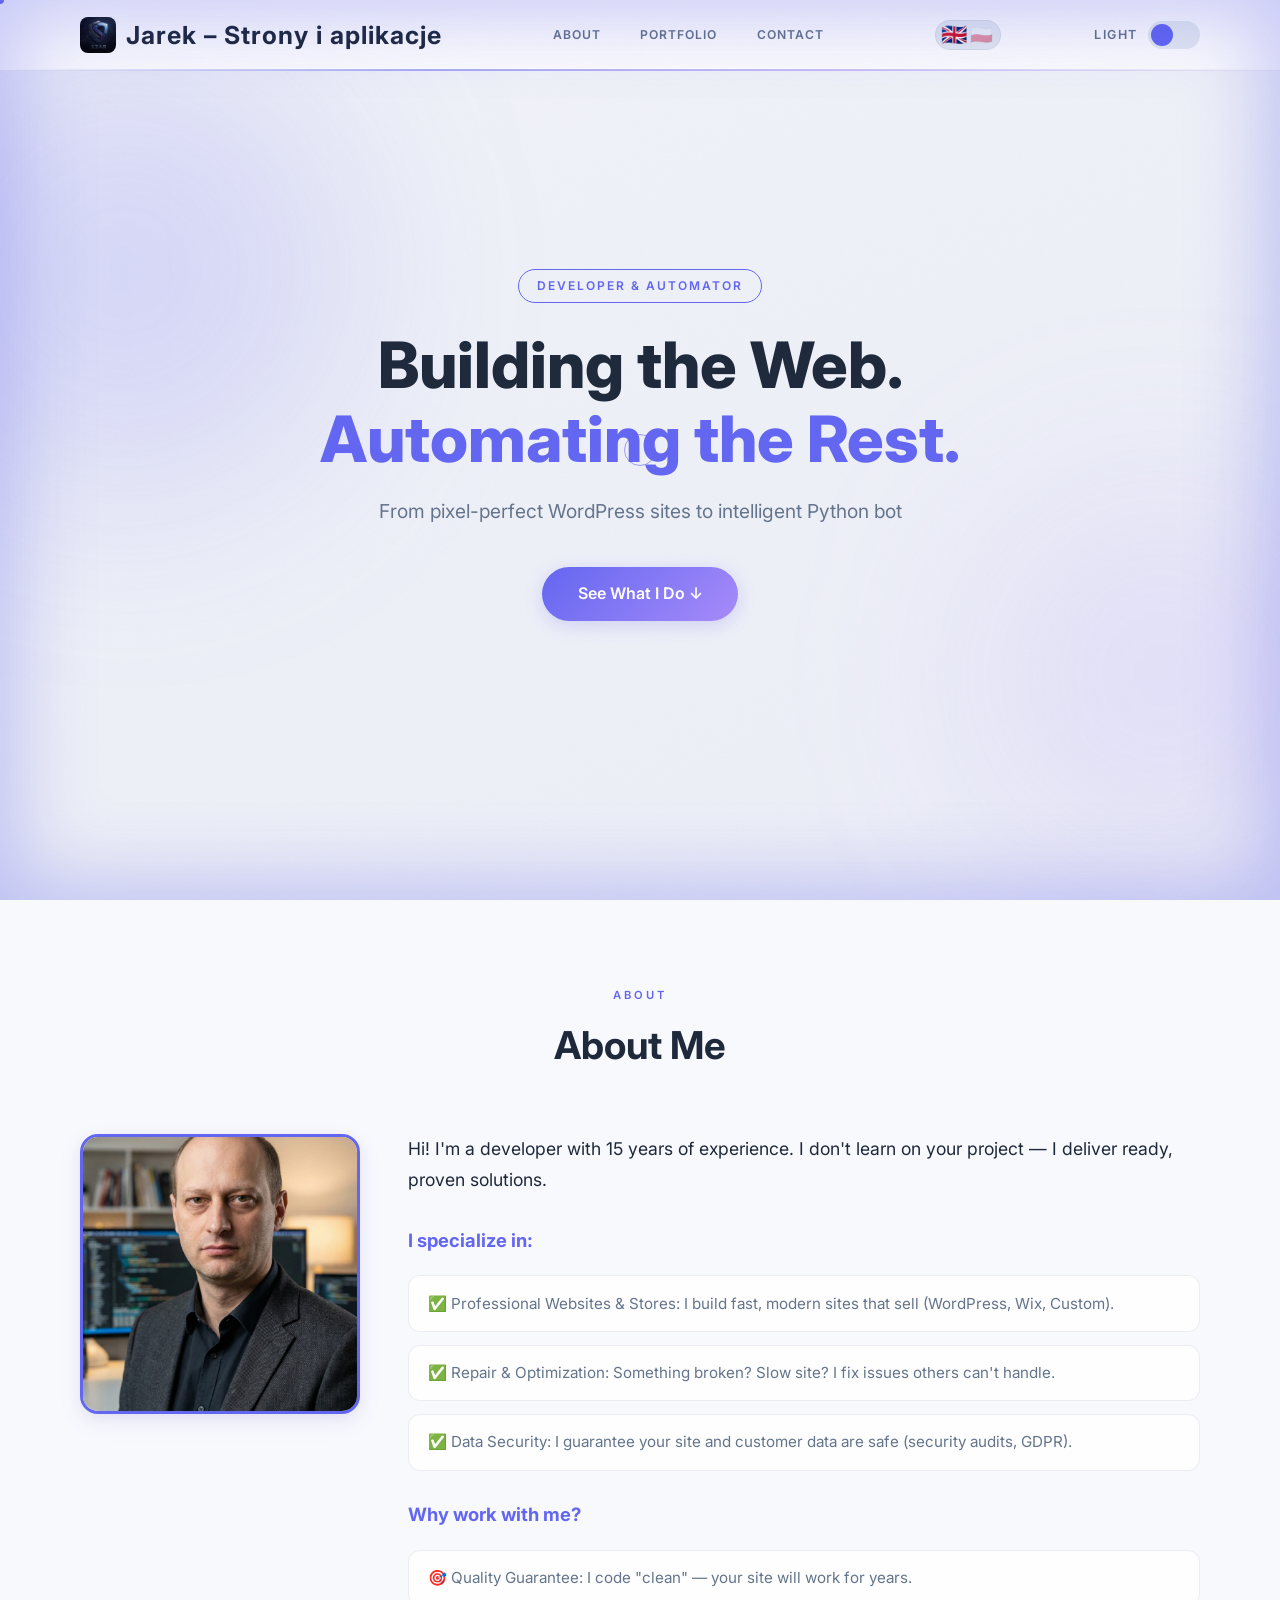
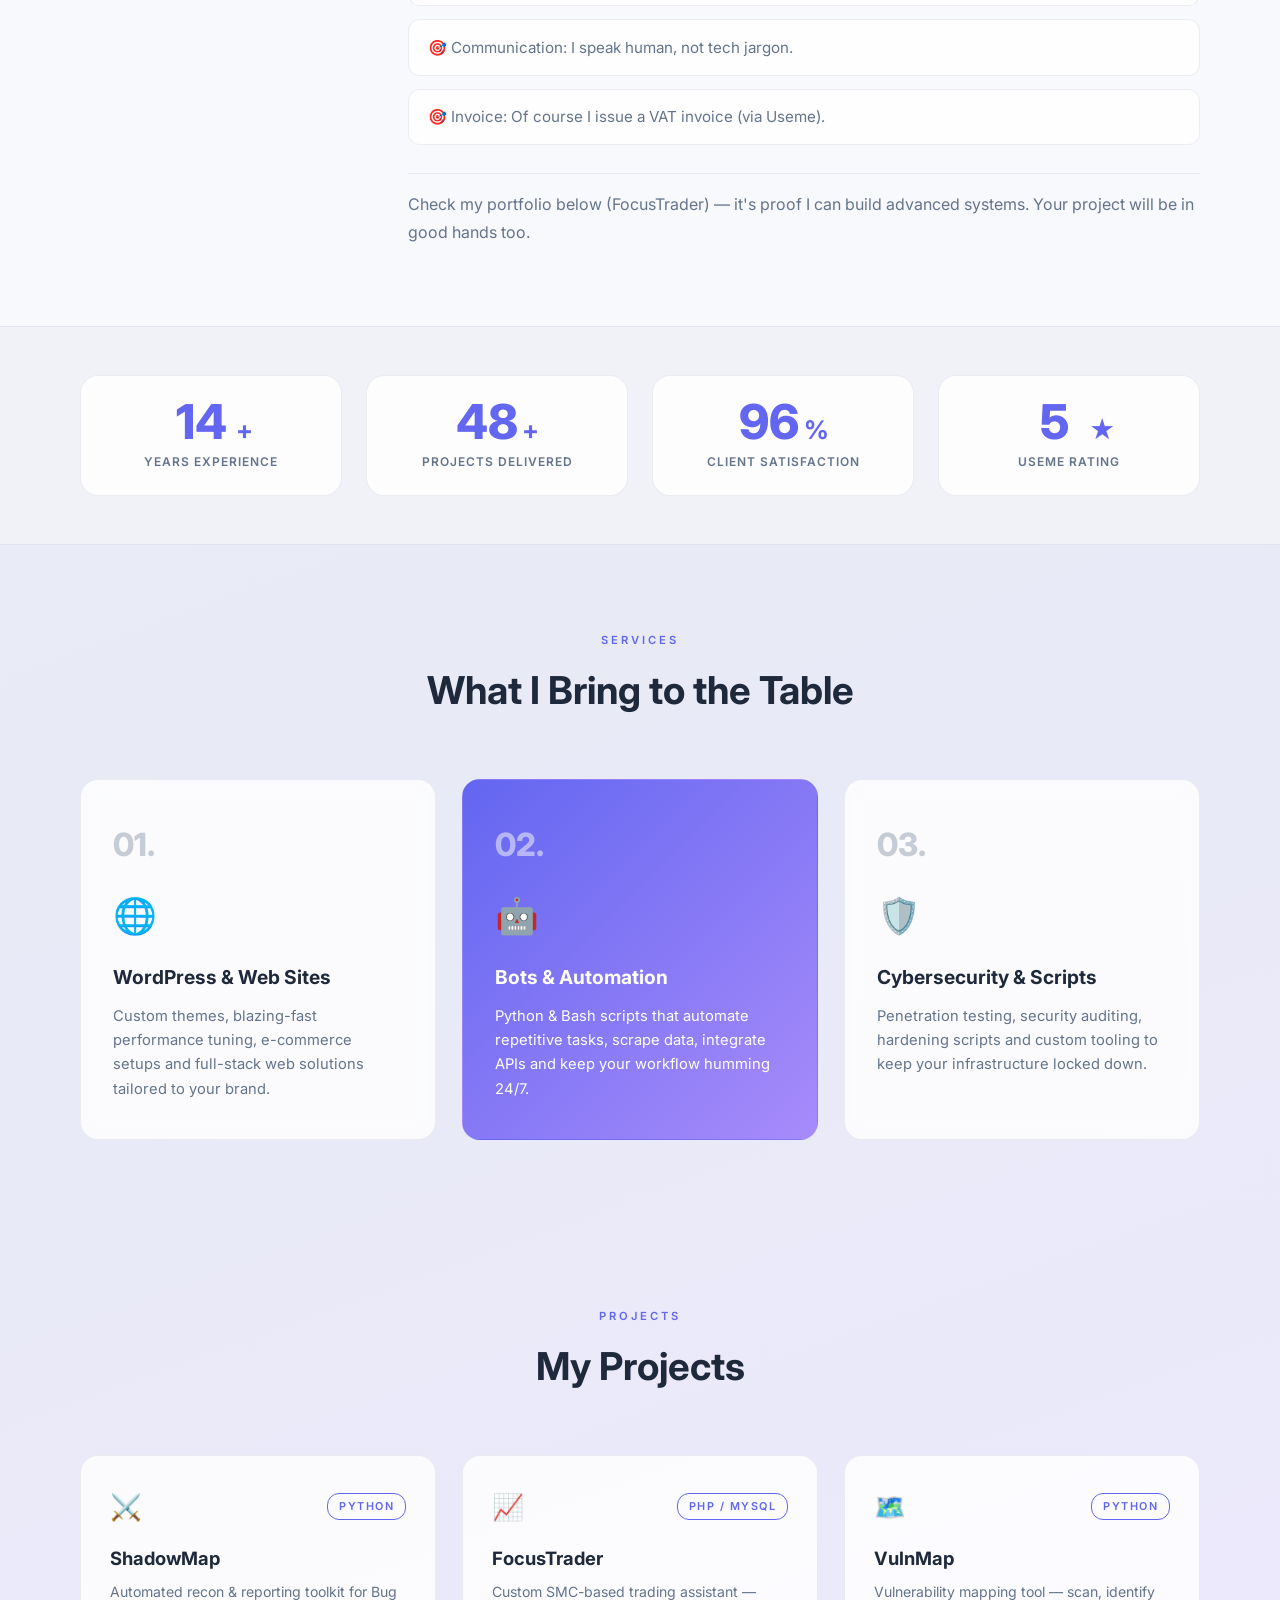
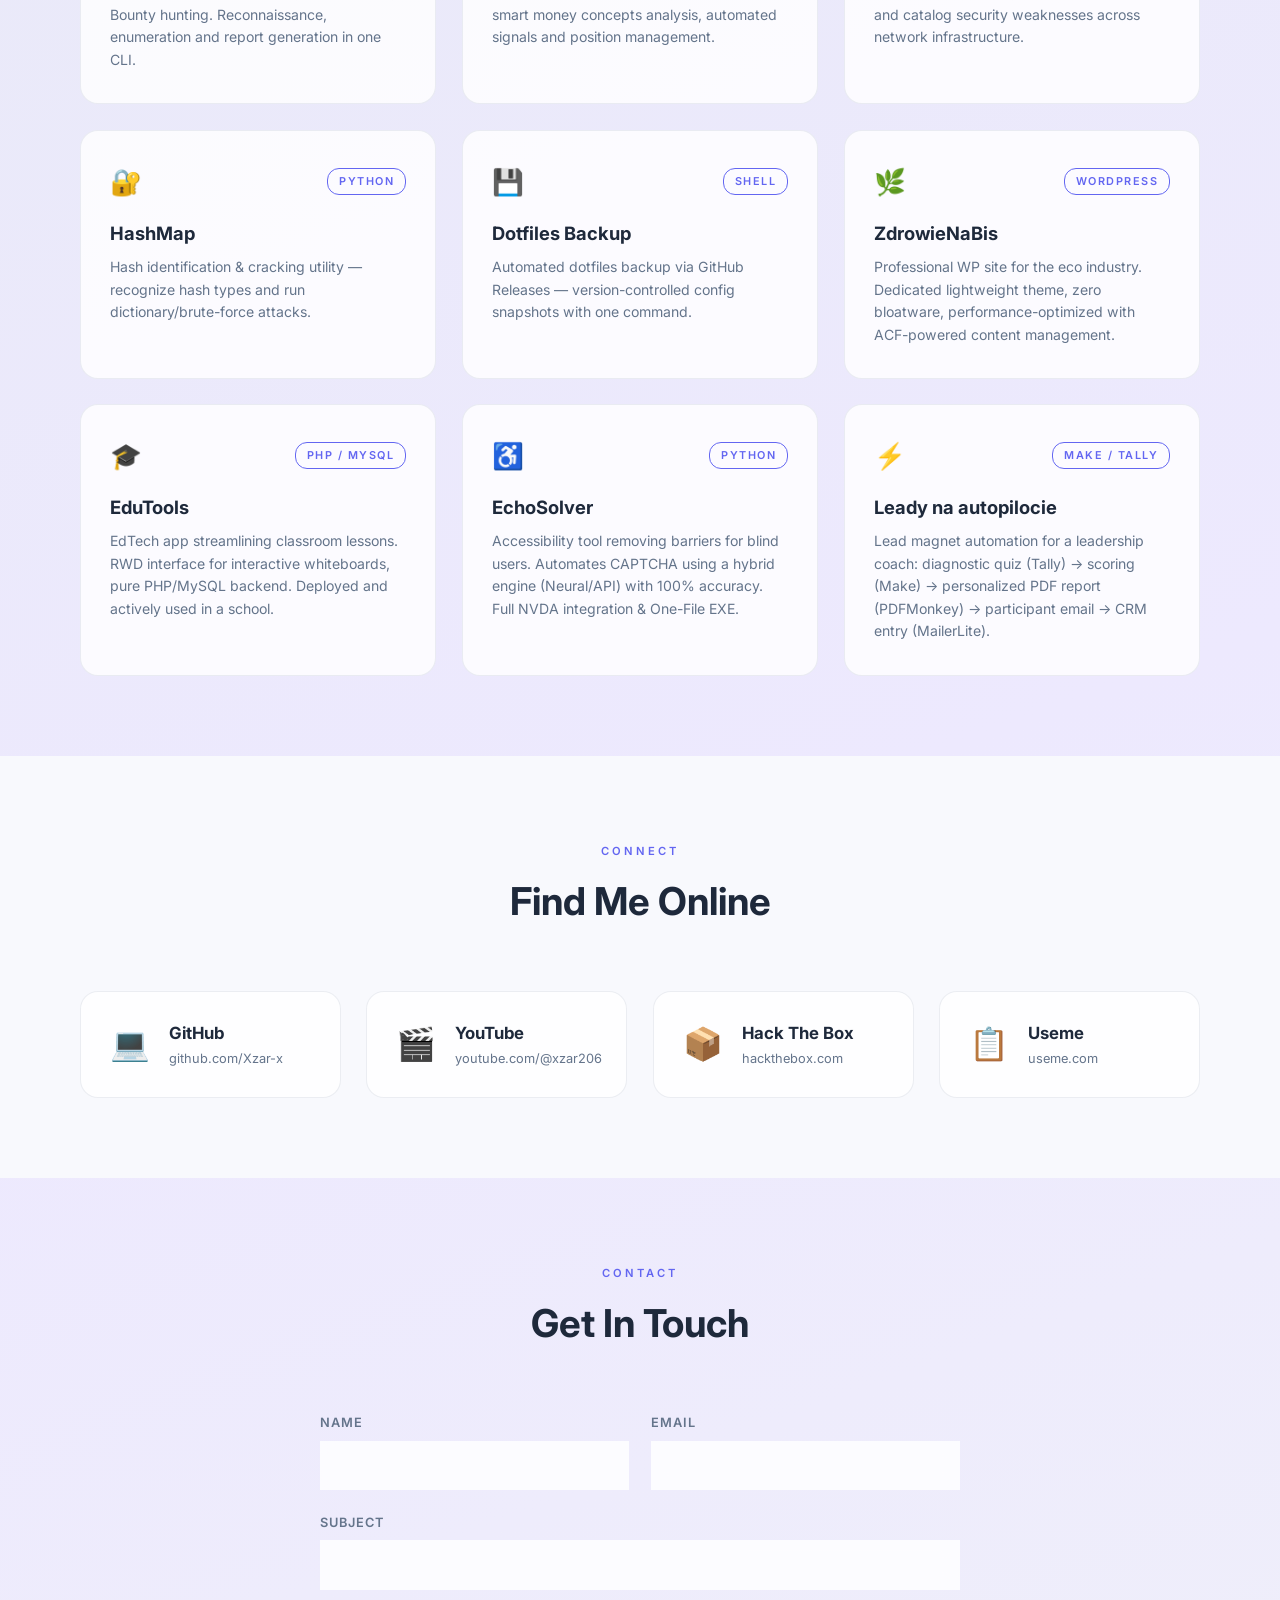
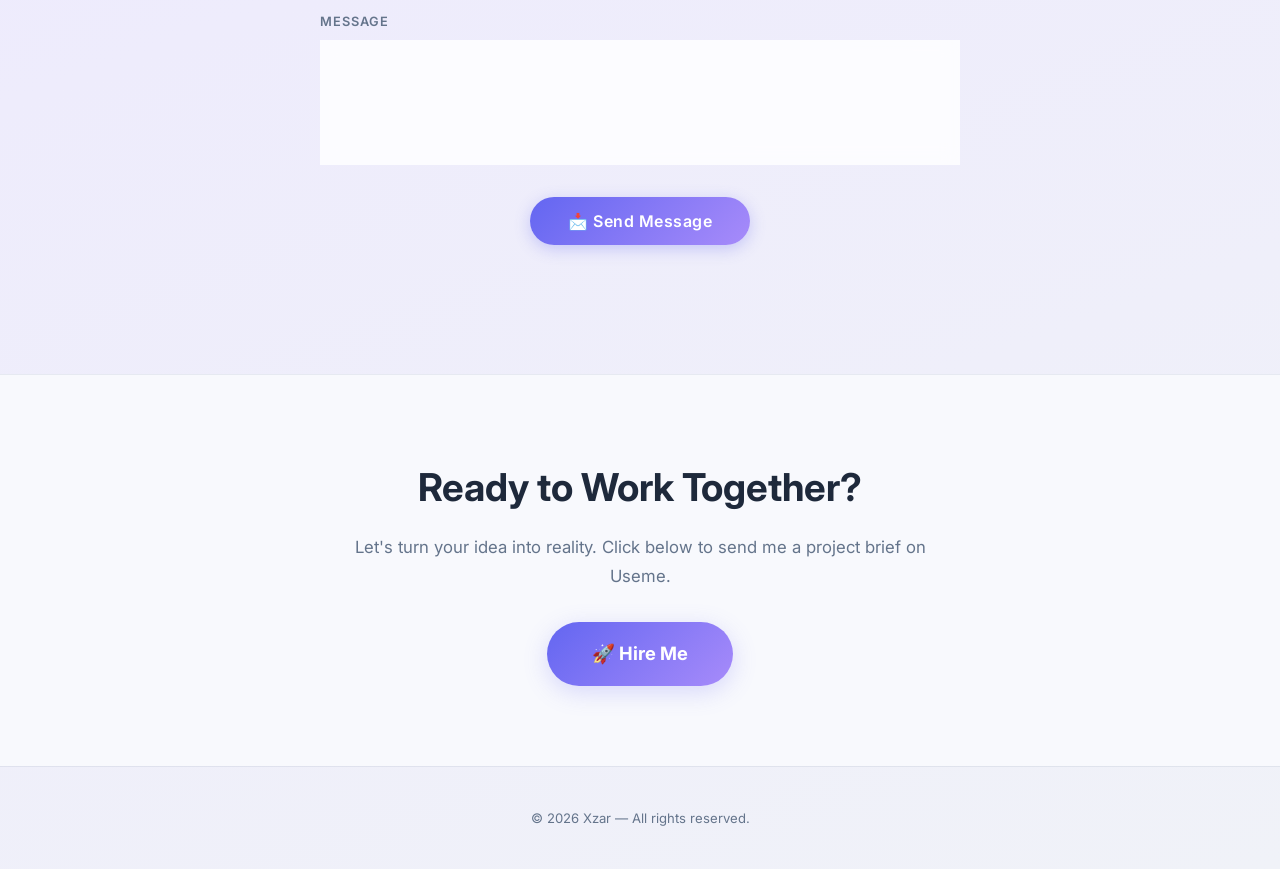
<file: index.html>
<!DOCTYPE html>
<!--
  Xzar-x Portfolio — SEO-Optimized
  Last updated: 2026-03-19
  lang="pl" — primary audience is Polish
-->
<html lang="pl" data-theme="light" data-lang="en">

<head>
  <meta charset="UTF-8" />
  <meta name="viewport" content="width=device-width, initial-scale=1.0" />

  <!-- SEO: Unique title with keywords (< 60 chars) -->
  <title>
    Jarosław Koper | Cybersecurity · Trading SMC · GitHub
  </title>

  <!-- SEO: Meta description (< 160 chars, engaging) -->
  <meta name="description" content="Xzar-x — portfolio developera
      i pentestera. Cybersecurity, Trading SMC, automatyzacja Python
      i narzędzia HTB Hacker. Sprawdź projekty!" />

  <!-- SEO: Keywords for legacy crawlers -->
  <meta name="keywords" content="Xzar-x, GitHub, Cybersecurity,
      Trading SMC, HTB Hacker, Web Developer,
      Python, Pentesting, Bug Bounty, useme, freelancer" />

  <!-- SEO: Allow full indexing by all bots -->
  <meta name="robots" content="index, follow" />

  <!-- SEO: Author -->
  <meta name="author" content="Xzar-x" />

  <!-- SEO: Canonical URL (prevents duplicates) -->
  <link rel="canonical" href="https://xzar-x.github.io/" />

  <!-- Open Graph — Facebook / LinkedIn / Discord -->
  <meta property="og:type" content="website" />
  <meta property="og:locale" content="pl_PL" />
  <meta
    property="og:title"
    content="Xzar-x | Cybersecurity · Trading SMC"
  />
  <meta
    property="og:description"
    content="Portfolio developera i pentestera.
      Projekty security, boty Python i Trading SMC."
  />
  <meta
    property="og:image"
    content="https://xzar-x.github.io/preview.png"
  />
  <meta property="og:url" content="https://xzar-x.github.io/" />
  <meta property="og:site_name" content="Xzar-x Portfolio" />

  <!-- Twitter Cards -->
  <meta name="twitter:card" content="summary_large_image" />
  <meta
    name="twitter:title"
    content="Xzar-x | Cybersecurity · Trading SMC"
  />
  <meta
    name="twitter:description"
    content="Portfolio developera i pentestera.
      Projekty security, boty Python i Trading SMC."
  />
  <meta
    name="twitter:image"
    content="https://xzar-x.github.io/preview.png"
  />

  <!-- Favicon -->
  <link rel="shortcut icon" href="favicon.ico" />
  <link rel="icon" type="image/png" sizes="32x32" href="logo.png" />
  <link rel="icon" type="image/png" sizes="16x16" href="logo.png" />
  <link rel="apple-touch-icon" sizes="180x180" href="logo.png" />
  <meta name="theme-color" content="#00ff88" />
  <link rel="manifest" href="manifest.json" />

  <!-- Stylesheet -->
  <link rel="stylesheet" href="style.css" />
</head>

<body>

  <!-- ====== CUSTOM CURSOR (desktop only, hidden on touch) ====== -->
  <div id="cursor-dot" class="cursor-dot" aria-hidden="true"></div>
  <div id="cursor-ring" class="cursor-ring" aria-hidden="true"></div>

  <!-- ====== NOISE GRAIN OVERLAY ====== -->
  <div class="noise-overlay" aria-hidden="true"></div>

  <!-- ====== HEADER ====== -->
  <header class="header" role="banner">
    <!-- Scroll progress bar — fills left→right on scroll -->
    <div
      id="scroll-progress"
      class="scroll-progress"
      aria-hidden="true"
    ></div>

    <div class="container">
      <a href="#" class="logo" aria-label="Home">
        <img src="logo.png" alt="Xzar-x Logo" class="logo__img" />
        <span class="logo__text">Jarek – Strony i aplikacje</span>
      </a>

      <!-- Main Navigation -->
      <nav class="nav" id="main-nav" aria-label="Main navigation">
        <button
          class="nav__hamburger"
          id="nav-hamburger"
          aria-label="Toggle menu"
          aria-expanded="false"
        >
          <span class="nav__hamburger-bar"></span>
          <span class="nav__hamburger-bar"></span>
          <span class="nav__hamburger-bar"></span>
        </button>
        <ul class="nav__list" id="nav-list">
          <li class="nav__item">
            <a
              href="#about"
              class="nav__link"
              data-i18n="nav.about"
            >O mnie</a>
          </li>
          <li class="nav__item">
            <a
              href="#projects"
              class="nav__link"
              data-i18n="nav.portfolio"
            >Portfolio</a>
          </li>
          <li class="nav__item">
            <a
              href="#contact"
              class="nav__link"
              data-i18n="nav.contact"
            >Kontakt</a>
          </li>
        </ul>
      </nav>

      <!-- Language Toggle -->
      <button
        class="lang-toggle"
        id="lang-toggle"
        aria-label="Switch language"
      >
        <span class="lang-toggle__flag" data-lang-active="en">🇬🇧</span>
        <span class="lang-toggle__flag" data-lang-active="pl">🇵🇱</span>
      </button>

      <div class="header__controls">
        <!-- Theme Toggle -->
        <div
          class="theme-toggle"
          id="theme-toggle"
          role="button"
          tabindex="0"
          aria-label="Toggle theme"
        >
          <span class="theme-toggle__label">Trust</span>
          <span class="theme-toggle__track"></span>
        </div>
      </div>
    </div>
  </header>

  <main id="main-content" role="main">

    <!-- ====== HERO ====== -->
    <section class="hero" id="hero">
      <!-- Matrix / particle canvas — visible in dark mode -->
      <canvas
        id="hero-canvas"
        class="hero__canvas"
        aria-hidden="true"
      ></canvas>

      <!-- Background effects -->
      <div class="hero__grid" aria-hidden="true"></div>
      <div class="hero__orb hero__orb--1" aria-hidden="true"></div>
      <div class="hero__orb hero__orb--2" aria-hidden="true"></div>

      <div class="hero__content container">
        <span
          class="hero__badge"
          data-i18n="hero.badge"
        >Developer &amp; Automator</span>

        <h1 class="hero__title">
          <span
            class="glitch"
            data-text="Xzar-x — Cybersecurity,"
            data-i18n="hero.title1"
          >Xzar-x — Cybersecurity,</span>
          <br />
          <span
            class="highlight glitch"
            data-text="Trading SMC &amp; HTB Hacker"
            data-i18n="hero.title2"
          >Trading SMC &amp; HTB Hacker</span>
        </h1>

        <p class="hero__subtitle" data-i18n="hero.subtitle">
          From pixel-perfect WordPress sites
          to intelligent Python bots and hardened
          security scripts — I ship solutions
          that work.
        </p>

        <a href="#services" class="hero__cta" data-i18n="hero.cta">
          See What I Do&ensp;↓
        </a>
      </div>
    </section>

    <!-- ====== ABOUT ME ====== -->
    <section class="about" id="about">
      <div class="container">
        <div class="section-heading reveal">
          <span
            class="section-heading__tag"
            data-i18n="about.tag"
          >About</span>
          <h2
            class="section-heading__title"
            data-i18n="about.title"
          >O mnie</h2>
        </div>

        <div class="about__layout reveal">
          <div class="about__photo-wrapper">
            <img
              src="photo.jpg"
              alt="Xzar-x — Developer &amp; Pentester"
              class="about__photo"
            />
          </div>

          <div class="about__text">
            <p class="about__intro" data-i18n="about.intro">
              Cześć! Jestem programistą
              z 15-letnim stażem. Nie uczę się
              na Twoim zleceniu — dostarczam
              gotowe, sprawdzone rozwiązania.
            </p>

            <h3
              class="about__subtitle"
              data-i18n="about.specLabel"
            >Specjalizuję się w:</h3>

            <ul class="about__list">
              <li
                class="about__list-item reveal"
                data-i18n="about.spec1"
              >
                ✅ <strong>Profesjonalne Strony
                  i Sklepy:</strong> Tworzę szybkie,
                nowoczesne witryny, które sprzedają
                (WordPress, Wix, Custom).
              </li>
              <li
                class="about__list-item reveal"
                data-i18n="about.spec2"
              >
                ✅ <strong>Naprawa
                  i Optymalizacja:</strong> Coś nie
                działa? Strona wolno chodzi?
                Naprawiam błędy, z którymi inni
                sobie nie radzą.
              </li>
              <li
                class="about__list-item reveal"
                data-i18n="about.spec3"
              >
                ✅ <strong>Bezpieczeństwo
                  Danych:</strong> Gwarantuję, że
                Twoja strona i dane klientów są
                bezpieczne (audyty security, RODO).
              </li>
            </ul>

            <h3
              class="about__subtitle"
              data-i18n="about.whyLabel"
            >Dlaczego warto współpracować?</h3>

            <ul class="about__list">
              <li
                class="about__list-item reveal"
                data-i18n="about.why1"
              >
                🎯 <strong>Gwarancja
                  jakości:</strong> Koduję "czysto"
                — strona będzie działać latami.
              </li>
              <li
                class="about__list-item reveal"
                data-i18n="about.why2"
              >
                🎯 <strong>Komunikacja:</strong>
                Mówię po ludzku, nie technicznym
                żargonem.
              </li>
              <li
                class="about__list-item reveal"
                data-i18n="about.why3"
              >
                🎯 <strong>Faktura:</strong>
                Oczywiście wystawiam fakturę VAT
                (przez Useme).
              </li>
            </ul>

            <p class="about__cta-text" data-i18n="about.ctaText">
              Zobacz moje portfolio poniżej
              (FocusTrader) — to dowód, że
              potrafię budować zaawansowane
              systemy. Twój projekt też będzie
              w dobrych rękach.
            </p>
          </div>
        </div>
      </div>
    </section>

    <!-- ====== STATS STRIP ====== -->
    <section class="stats" id="stats" aria-label="Statistics">
      <div class="container">
        <div class="stats__grid">

          <div class="stats__item reveal">
            <div class="stats__number-wrap">
              <span
                class="stats__num"
                data-count="15"
              >0</span>
              <span class="stats__suffix">+</span>
            </div>
            <span
              class="stats__label"
              data-i18n="stats.years"
            >lat doświadczenia</span>
          </div>

          <div class="stats__item reveal">
            <div class="stats__number-wrap">
              <span
                class="stats__num"
                data-count="50"
              >0</span>
              <span class="stats__suffix">+</span>
            </div>
            <span
              class="stats__label"
              data-i18n="stats.projects"
            >projektów</span>
          </div>

          <div class="stats__item reveal">
            <div class="stats__number-wrap">
              <span
                class="stats__num"
                data-count="100"
              >0</span>
              <span class="stats__suffix">%</span>
            </div>
            <span
              class="stats__label"
              data-i18n="stats.satisfaction"
            >zadowolonych klientów</span>
          </div>

          <div class="stats__item reveal">
            <div class="stats__number-wrap">
              <span
                class="stats__num"
                data-count="5"
              >0</span>
              <span class="stats__suffix">★</span>
            </div>
            <span
              class="stats__label"
              data-i18n="stats.rating"
            >ocena Useme</span>
          </div>

        </div>
      </div>
    </section>

    <!-- ====== SERVICES ====== -->
    <section class="services" id="services">
      <div class="container">
        <div class="section-heading reveal">
          <span
            class="section-heading__tag"
            data-i18n="services.tag"
          >Services</span>
          <h2
            class="section-heading__title"
            data-i18n="services.title"
          >What I Bring to the Table</h2>
        </div>

        <div class="services__grid">
          <!-- Card 1 -->
          <article class="service-card reveal">
            <span class="service-card__number">01.</span>
            <span
              class="service-card__icon"
              aria-hidden="true"
            >🌐</span>
            <h3
              class="service-card__title"
              data-i18n="services.web.title"
            >WordPress &amp; Web Sites</h3>
            <p
              class="service-card__desc"
              data-i18n="services.web.desc"
            >
              Custom themes, blazing-fast
              performance tuning, e-commerce
              setups and full-stack web solutions
              tailored to your brand.
            </p>
          </article>

          <!-- Card 2 — featured -->
          <article class="service-card service-card--featured reveal">
            <span class="service-card__number">02.</span>
            <span
              class="service-card__icon"
              aria-hidden="true"
            >🤖</span>
            <h3
              class="service-card__title"
              data-i18n="services.bots.title"
            >Bots &amp; Automation</h3>
            <p
              class="service-card__desc"
              data-i18n="services.bots.desc"
            >
              Python &amp; Bash scripts that
              automate repetitive tasks, scrape
              data, integrate APIs and keep your
              workflow humming 24/7.
            </p>
          </article>

          <!-- Card 3 -->
          <article class="service-card reveal">
            <span class="service-card__number">03.</span>
            <span
              class="service-card__icon"
              aria-hidden="true"
            >🛡️</span>
            <h3
              class="service-card__title"
              data-i18n="services.sec.title"
            >Cybersecurity &amp; Scripts</h3>
            <p
              class="service-card__desc"
              data-i18n="services.sec.desc"
            >
              Penetration testing, security
              auditing, hardening scripts and
              custom tooling to keep your
              infrastructure locked down.
            </p>
          </article>
        </div>
      </div>
    </section>

    <!-- ====== PROJECTS ====== -->
    <section class="projects" id="projects">
      <div class="container">
        <div class="section-heading reveal">
          <span
            class="section-heading__tag"
            data-i18n="projects.tag"
          >Projects</span>
          <h2
            class="section-heading__title"
            data-i18n="projects.title"
          >My Projects</h2>
        </div>

        <div class="projects__grid">

          <!-- ShadowMap -->
          <a
            href="https://github.com/Xzar-x/shadowmap"
            target="_blank"
            rel="noopener noreferrer"
            class="project-card reveal"
          >
            <div class="project-card__header">
              <span
                class="project-card__icon"
                aria-hidden="true"
              >⚔️</span>
              <span class="project-card__lang">Python</span>
            </div>
            <h3 class="project-card__title">ShadowMap</h3>
            <p
              class="project-card__desc"
              data-i18n="projects.shadowmap.desc"
            >
              Automated recon &amp; reporting
              toolkit for Bug Bounty hunting.
              Reconnaissance, enumeration and
              report generation in one CLI.
            </p>
          </a>

          <!-- FocusTrader -->
          <a
            href="https://www.focustrader.pl"
            target="_blank"
            rel="noopener noreferrer"
            class="project-card reveal"
          >
            <div class="project-card__header">
              <span
                class="project-card__icon"
                aria-hidden="true"
              >📈</span>
              <span class="project-card__lang">PHP / MySQL</span>
            </div>
            <h3 class="project-card__title">FocusTrader</h3>
            <p
              class="project-card__desc"
              data-i18n="projects.focustrader.desc"
            >
              Custom SMC-based trading assistant
              — smart money concepts analysis,
              automated signals and position
              management.
            </p>
          </a>

          <!-- VulnMap -->
          <a
            href="https://github.com/Xzar-x/vulnmap"
            target="_blank"
            rel="noopener noreferrer"
            class="project-card reveal"
          >
            <div class="project-card__header">
              <span
                class="project-card__icon"
                aria-hidden="true"
              >🗺️</span>
              <span class="project-card__lang">Python</span>
            </div>
            <h3 class="project-card__title">VulnMap</h3>
            <p
              class="project-card__desc"
              data-i18n="projects.vulnmap.desc"
            >
              Vulnerability mapping tool — scan,
              identify and catalog security
              weaknesses across network
              infrastructure.
            </p>
          </a>

          <!-- HashMap -->
          <a
            href="https://github.com/Xzar-x/hashmap"
            target="_blank"
            rel="noopener noreferrer"
            class="project-card reveal"
          >
            <div class="project-card__header">
              <span
                class="project-card__icon"
                aria-hidden="true"
              >🔐</span>
              <span class="project-card__lang">Python</span>
            </div>
            <h3 class="project-card__title">HashMap</h3>
            <p
              class="project-card__desc"
              data-i18n="projects.hashmap.desc"
            >
              Hash identification &amp; cracking
              utility — recognize hash types and
              run dictionary/brute-force attacks.
            </p>
          </a>

          <!-- Dotfiles Backup -->
          <a
            href="https://github.com/Xzar-x/github-release-dotfiles-backup"
            target="_blank"
            rel="noopener noreferrer"
            class="project-card reveal"
          >
            <div class="project-card__header">
              <span
                class="project-card__icon"
                aria-hidden="true"
              >💾</span>
              <span class="project-card__lang">Shell</span>
            </div>
            <h3 class="project-card__title">Dotfiles Backup</h3>
            <p
              class="project-card__desc"
              data-i18n="projects.dotfiles.desc"
            >
              Automated dotfiles backup via
              GitHub Releases — version-controlled
              config snapshots with one command.
            </p>
          </a>

          <!-- ZdrowieNaBis -->
          <a
            href="https://zdrowienabis.pl"
            target="_blank"
            rel="noopener noreferrer"
            class="project-card reveal"
          >
            <div class="project-card__header">
              <span
                class="project-card__icon"
                aria-hidden="true"
              >🌿</span>
              <span class="project-card__lang">WordPress</span>
            </div>
            <h3 class="project-card__title">ZdrowieNaBis</h3>
            <p
              class="project-card__desc"
              data-i18n="projects.zdrowie.desc"
            >
              Professional WP site for the eco
              industry. Dedicated lightweight
              theme, zero bloatware,
              performance-optimized with
              ACF-powered content management.
            </p>
          </a>

          <!-- EduTools -->
          <a
            href="https://edu.focustrader.pl"
            target="_blank"
            rel="noopener noreferrer"
            class="project-card reveal"
          >
            <div class="project-card__header">
              <span
                class="project-card__icon"
                aria-hidden="true"
              >🎓</span>
              <span class="project-card__lang">PHP / MySQL</span>
            </div>
            <h3 class="project-card__title">EduTools</h3>
            <p
              class="project-card__desc"
              data-i18n="projects.edutools.desc"
            >
              EdTech app streamlining classroom
              lessons. RWD interface for
              interactive whiteboards, pure
              PHP/MySQL backend. Deployed and
              actively used in a school.
            </p>
          </a>

          <!-- EchoSolver -->
          <a href="#" class="project-card reveal">
            <div class="project-card__header">
              <span
                class="project-card__icon"
                aria-hidden="true"
              >♿</span>
              <span class="project-card__lang">Python</span>
            </div>
            <h3 class="project-card__title">EchoSolver</h3>
            <p
              class="project-card__desc"
              data-i18n="projects.echosolver.desc"
            >
              Accessibility tool removing
              barriers for blind users. Automates
              CAPTCHA using a hybrid engine
              (Neural/API) with 100% accuracy.
              Full NVDA integration &amp;
              One-File EXE (Zero-Config).
            </p>
          </a>

          <!-- Leady na autopilocie -->
          <a href="#" class="project-card reveal">
            <div class="project-card__header">
              <span
                class="project-card__icon"
                aria-hidden="true"
              >⚡</span>
              <span class="project-card__lang">Make / Tally</span>
            </div>
            <h3 class="project-card__title">
              Leady na autopilocie
            </h3>
            <p
              class="project-card__desc"
              data-i18n="projects.autopilot.desc"
            >
              Automatyzacja lead magnet dla coacha
              liderskiego: quiz diagnostyczny
              (Tally) → scoring (Make) →
              spersonalizowany raport PDF
              (PDFMonkey) → email do uczestnika
              → zapis do CRM (MailerLite).
            </p>
          </a>

        </div>
      </div>
    </section>

    <!-- ====== LINKS / CONNECT ====== -->
    <section class="links" id="links">
      <div class="container">
        <div class="section-heading reveal">
          <span
            class="section-heading__tag"
            data-i18n="links.tag"
          >Connect</span>
          <h2
            class="section-heading__title"
            data-i18n="links.title"
          >Find Me Online</h2>
        </div>

        <div class="links__grid">

          <!-- GitHub -->
          <a
            href="https://github.com/Xzar-x"
            target="_blank"
            rel="noopener noreferrer"
            class="link-card reveal"
          >
            <span class="link-card__icon" aria-hidden="true">💻</span>
            <div class="link-card__info">
              <span class="link-card__name">GitHub</span>
              <span class="link-card__url">
                github.com/Xzar-x
              </span>
            </div>
          </a>

          <!-- YouTube -->
          <a
            href="https://youtube.com/@xzar206"
            target="_blank"
            rel="noopener noreferrer"
            class="link-card reveal"
          >
            <span class="link-card__icon" aria-hidden="true">🎬</span>
            <div class="link-card__info">
              <span class="link-card__name">YouTube</span>
              <span class="link-card__url">
                youtube.com/@xzar206
              </span>
            </div>
          </a>

          <!-- Hack The Box -->
          <a
            href="https://app.hackthebox.com/public/users/1148597"
            target="_blank"
            rel="noopener noreferrer"
            class="link-card reveal"
          >
            <span class="link-card__icon" aria-hidden="true">📦</span>
            <div class="link-card__info">
              <span class="link-card__name">Hack The Box</span>
              <span class="link-card__url">hackthebox.com</span>
            </div>
          </a>

          <!-- Useme -->
          <a
            href="https://useme.com/pl/roles/contractor/jarek-senior-dev,589163/"
            target="_blank"
            rel="noopener noreferrer"
            class="link-card reveal"
          >
            <span class="link-card__icon" aria-hidden="true">📋</span>
            <div class="link-card__info">
              <span class="link-card__name">Useme</span>
              <span class="link-card__url">useme.com</span>
            </div>
          </a>

        </div>
      </div>
    </section>

    <!-- ====== CONTACT FORM ====== -->
    <section class="contact" id="contact">
      <div class="container">
        <div class="section-heading reveal">
          <span
            class="section-heading__tag"
            data-i18n="contact.tag"
          >Contact</span>
          <h2
            class="section-heading__title"
            data-i18n="contact.title"
          >Get In Touch</h2>
        </div>

        <form
          class="contact__form reveal"
          id="contact-form"
          action="https://formspree.io/f/xeelggdp"
          method="POST"
        >
          <div class="contact__row">
            <div class="contact__field">
              <label
                for="contact-name"
                data-i18n="contact.name"
              >Name</label>
              <input
                type="text"
                id="contact-name"
                name="name"
                required
                autocomplete="name"
              />
            </div>
            <div class="contact__field">
              <label
                for="contact-email"
                data-i18n="contact.email"
              >Email</label>
              <input
                type="email"
                id="contact-email"
                name="email"
                required
                autocomplete="email"
              />
            </div>
          </div>

          <div class="contact__field">
            <label
              for="contact-subject"
              data-i18n="contact.subject"
            >Subject</label>
            <input
              type="text"
              id="contact-subject"
              name="subject"
              required
            />
          </div>

          <div class="contact__field">
            <label
              for="contact-message"
              data-i18n="contact.message"
            >Message</label>
            <textarea
              id="contact-message"
              name="message"
              rows="5"
              required
            ></textarea>
          </div>

          <button
            type="submit"
            class="contact__btn"
            data-i18n="contact.send"
          >📩 Send Message</button>
          <p
            class="contact__status"
            id="contact-status"
          ></p>
        </form>
      </div>
    </section>

    <!-- ====== HIRE ME CTA ====== -->
    <section class="hire" id="hire">
      <div class="container">
        <div class="hire__content reveal">
          <h2
            class="hire__title glitch"
            data-text=""
            data-i18n="hire.title"
          >Ready to Work Together?</h2>
          <p class="hire__subtitle" data-i18n="hire.subtitle">
            Let's turn your idea into reality.
            Click below to send me a project
            brief on Useme.
          </p>
          <a
            href="https://useme.com/pl/jobs/new/invitation/589163/"
            target="_blank"
            rel="noopener noreferrer"
            class="hire__btn"
            data-i18n="hire.btn"
          >🚀 Hire Me</a>
        </div>
      </div>
    </section>

  </main>

  <!-- ====== FOOTER ====== -->
  <footer class="footer" role="contentinfo">
    <div class="container">
      <p data-i18n="footer.copy">
        &copy; 2026 Xzar &mdash; All rights reserved.
      </p>
    </div>
  </footer>

  <!-- ====== BACK TO TOP BUTTON ====== -->
  <button
    id="back-to-top"
    class="back-top"
    aria-label="Back to top"
  >
    <!--
      SVG ring: r=16 → circumference ≈ 100.53
      stroke-dashoffset is updated by JS on scroll
    -->
    <svg
      class="back-top__ring"
      viewBox="0 0 36 36"
      aria-hidden="true"
    >
      <circle
        class="back-top__ring-track"
        cx="18" cy="18" r="16"
      />
      <circle
        class="back-top__ring-fill"
        id="progress-ring"
        cx="18" cy="18" r="16"
      />
    </svg>
    <span class="back-top__arrow" aria-hidden="true">↑</span>
  </button>

  <script src="script.js"></script>
</body>

</html>
</file>
<file: style.css>
/* ============================================================
   XZAR-X LANDING PAGE — PREMIUM DARK / LIGHT THEME ENGINE
   ============================================================ */

/* ---------- Google Fonts ---------- */
@import url('https://fonts.googleapis.com/css2?family=Inter:wght@400;500;600;700;800&display=swap');

/* ============================================================
   1.  DESIGN TOKENS  (CSS Custom Properties)
   ============================================================ */

/* --- Light Mode (default) --- */
:root {
  /* palette */
  --bg-primary:    #f0f2f8;
  --bg-secondary:  #f8f9fd;
  --bg-card:       rgba(255, 255, 255, .82);
  --text-primary:  #1e293b;
  --text-secondary:#64748b;
  --accent:        #6366f1;
  --accent-hover:  #4f46e5;
  --accent-glow:   rgba(99, 102, 241, .22);
  --accent-secondary: #a78bfa;
  --border-color:  rgba(148, 163, 184, .18);

  /* typography */
  --font-family: 'Inter', 'Segoe UI', sans-serif;

  /* shapes */
  --radius:      18px;
  --radius-sm:   12px;
  --radius-pill: 50px;

  /* shadows */
  --shadow-sm: 0 1px 3px rgba(0,0,0,.04),
               0 4px 12px rgba(99,102,241,.06);
  --shadow-md: 0 4px 16px rgba(0,0,0,.06),
               0 8px 24px rgba(99,102,241,.08);
  --shadow-lg: 0 8px 32px rgba(0,0,0,.08),
               0 16px 48px rgba(99,102,241,.10);

  /* misc */
  --transition:    .4s cubic-bezier(.4,0,.2,1);
  --header-bg:     rgba(255,255,255,.72);
  --header-blur:   20px;
  --toggle-bg:     #e2e8f0;
  --toggle-dot:    #6366f1;

  /* gradients */
  --card-gradient: linear-gradient(
    135deg,
    rgba(99,102,241,.04),
    rgba(167,139,250,.04)
  );
  --hero-gradient: linear-gradient(
    160deg,
    #f0f2f8 0%,
    #e8eaf6 40%,
    #ede9fe 70%,
    #f0f2f8 100%
  );
}

/* --- Dark Mode — Premium Crypto/Fintech --- */
[data-theme="dark"] {
  --bg-primary:    #0b0d0f;
  --bg-secondary:  #101214;
  --bg-card:       #151819;
  --text-primary:  #eef1f6;
  --text-secondary:#7a8494;
  --accent:        #b4f82e;
  --accent-hover:  #c8ff52;
  --accent-glow:   rgba(180,248,46,.18);
  --accent-secondary: #8bc34a;
  --border-color:  rgba(255,255,255,.06);

  --radius:    16px;
  --radius-sm: 12px;

  --shadow-sm: 0 1px 4px rgba(0,0,0,.3);
  --shadow-md: 0 4px 20px rgba(0,0,0,.35);
  --shadow-lg: 0 8px 40px rgba(0,0,0,.4);

  --header-bg:    rgba(11,13,15,.85);
  --header-blur:  18px;
  --toggle-bg:    #1e2224;
  --toggle-dot:   #b4f82e;
}

/* ============================================================
   2.  RESET & BASE
   ============================================================ */
*,
*::before,
*::after {
  box-sizing: border-box;
  margin:  0;
  padding: 0;
}

html {
  scroll-behavior: smooth;
  font-size: 16px;
}

body {
  font-family: var(--font-family);
  background: var(--bg-primary);
  color: var(--text-primary);
  line-height: 1.7;
  transition: background var(--transition), color var(--transition);
  overflow-x: hidden;
  position: relative;
  /* Hide default cursor — JS custom cursor takes over */
  cursor: none;
}

/* Fallback: restore cursor on touch devices via JS class */
body.touch-device {
  cursor: auto;
}

/* ---- Pulsating edge glow ---- */
/*
  Light mode: unchanged (subtle, doesn't overlap content)
  Dark mode:  REDUCED — narrower blur, lower opacity
              to prevent content occlusion
*/
body::after {
  content: '';
  position: fixed;
  inset: 0;
  pointer-events: none;
  z-index: 9999;
  box-shadow: inset 0 0 80px 15px rgba(48,51,230,.25);
  animation: edgeGlow 3s ease-in-out infinite;
  transition: box-shadow var(--transition);
}

/* Dark mode — reduced glow so content isn't masked */
[data-theme="dark"] body::after {
  box-shadow: inset 0 0 40px 6px rgba(180,248,46,.10);
  animation: edgeGlowDark 3s ease-in-out infinite;
}

@keyframes edgeGlow {
  0%, 100% {
    box-shadow: inset 0 0 80px 15px rgba(48,51,230,.25);
  }
  50% {
    box-shadow: inset 0 0 120px 30px rgba(48,51,230,.4);
  }
}

@keyframes edgeGlowDark {
  /* Much narrower spread — stays near the actual border */
  0%, 100% {
    box-shadow: inset 0 0 40px 6px rgba(180,248,46,.10);
  }
  50% {
    box-shadow: inset 0 0 55px 10px rgba(180,248,46,.17);
  }
}

/* Soft gradient background — light mode */
[data-theme="light"] body {
  background: var(--hero-gradient);
}

/* Subtle dot pattern overlay — dark mode */
[data-theme="dark"] body::before {
  content: '';
  position: fixed;
  inset: 0;
  pointer-events: none;
  z-index: 0;
  background-image: radial-gradient(
    rgba(255,255,255,.03) 1px,
    transparent 1px
  );
  background-size: 24px 24px;
}

a {
  color: var(--accent);
  text-decoration: none;
  transition: color .25s;
}

a:hover {
  color: var(--accent-hover);
}

img {
  max-width: 100%;
  display: block;
}

ul {
  list-style: none;
}

/* ============================================================
   2b. NOISE / FILM GRAIN OVERLAY
       Very subtle SVG fractalNoise tiled over everything.
       Mix-blend-mode overlay keeps it non-destructive.
   ============================================================ */
.noise-overlay {
  position: fixed;
  inset: 0;
  pointer-events: none;
  z-index: 9998; /* below edge glow */
  opacity: .035;
  background-image: url("data:image/svg+xml,%3Csvg%20xmlns%3D%22http%3A%2F%2Fwww.w3.org%2F2000%2Fsvg%22%20width%3D%22200%22%20height%3D%22200%22%3E%3Cfilter%20id%3D%22n%22%3E%3CfeTurbulence%20type%3D%22fractalNoise%22%20baseFrequency%3D%220.85%22%20numOctaves%3D%224%22%20stitchTiles%3D%22stitch%22%2F%3E%3C%2Ffilter%3E%3Crect%20width%3D%22200%22%20height%3D%22200%22%20filter%3D%22url(%23n)%22%20opacity%3D%220.5%22%2F%3E%3C%2Fsvg%3E");
  background-size: 200px 200px;
}

/* ============================================================
   3.  LAYOUT UTILITIES
   ============================================================ */
.container {
  width: min(90%, 1120px);
  margin-inline: auto;
}

section {
  padding: 5rem 0;
  position: relative;
  z-index: 1;
}

/* ============================================================
   4.  CUSTOM CURSOR
       Dot follows mouse instantly.
       Ring follows with a lag (handled in JS via rAF).
       Hidden on touch devices.
   ============================================================ */
.cursor-dot,
.cursor-ring {
  position: fixed;
  top: 0;
  left: 0;
  pointer-events: none;
  z-index: 10000;
  border-radius: 50%;
  transform: translate(-50%, -50%);
  transition: opacity .3s ease;
}

/* Small filled dot */
.cursor-dot {
  width: 8px;
  height: 8px;
  background: var(--accent);
}

/* Larger hollow ring */
.cursor-ring {
  width: 32px;
  height: 32px;
  border: 1.5px solid var(--accent);
  opacity: .6;
  transition:
    width .2s ease,
    height .2s ease,
    opacity .3s ease,
    border-color var(--transition);
}

/* Hover state — ring expands, dot shrinks */
.cursor-dot--hover {
  width: 5px;
  height: 5px;
  opacity: .7;
}

.cursor-ring--hover {
  width: 44px;
  height: 44px;
  opacity: .85;
  border-color: var(--accent);
  mix-blend-mode: difference;
}

/* Hide on touch */
.touch-device .cursor-dot,
.touch-device .cursor-ring {
  display: none;
}

/* ============================================================
   4b. SCROLL PROGRESS BAR
       Thin accent line at bottom of header.
   ============================================================ */
.scroll-progress {
  position: absolute;
  bottom: 0;
  left: 0;
  height: 2px;
  width: 0%;
  background: linear-gradient(
    90deg,
    var(--accent),
    var(--accent-secondary)
  );
  z-index: 1001;
  transition: width .05s linear;
}

/* ============================================================
   4c. HEADER / NAV
   ============================================================ */
.header {
  position: fixed;
  top: 0;
  left: 0;
  right: 0;
  z-index: 1000;
  background: var(--header-bg);
  backdrop-filter: blur(var(--header-blur));
  -webkit-backdrop-filter: blur(var(--header-blur));
  border-bottom: 1px solid var(--border-color);
  transition:
    background var(--transition),
    border-color var(--transition);
}

/* Gradient accent line — light mode */
[data-theme="light"] .header::after {
  content: '';
  position: absolute;
  bottom: -1px;
  left: 0;
  right: 0;
  height: 2px;
  background: linear-gradient(
    90deg,
    transparent,
    var(--accent),
    var(--accent-secondary),
    transparent
  );
  opacity: .5;
}

.header .container {
  display: flex;
  align-items: center;
  justify-content: space-between;
  height: 70px;
  flex-wrap: wrap;
  gap: 0;
}

/* ---- Logo ---- */
.logo {
  display: flex;
  align-items: center;
  gap: .6rem;
  font-size: 1.55rem;
  font-weight: 700;
  letter-spacing: 1px;
  color: var(--text-primary);
  transition: color var(--transition);
}

.logo__img {
  width: 36px;
  height: 36px;
  object-fit: contain;
  border-radius: 8px;
  transition: transform var(--transition);
}

.logo:hover .logo__img {
  transform: scale(1.08) rotate(-3deg);
}

/* ---- Header Controls ---- */
.header__controls {
  display: flex;
  align-items: center;
  gap: 1rem;
}

/* ---- Language Toggle ---- */
.lang-toggle {
  display: flex;
  align-items: center;
  gap: .25rem;
  background: var(--toggle-bg);
  border: 1px solid var(--border-color);
  border-radius: var(--radius-pill);
  padding: .3rem .45rem;
  cursor: none;
  transition: all var(--transition);
  font-size: 1.15rem;
  line-height: 1;
}

.lang-toggle:hover {
  box-shadow: var(--shadow-sm);
}

.lang-toggle__flag {
  opacity: .4;
  transition: opacity .3s, transform .3s;
  display: inline-block;
}

.lang-toggle__flag.active {
  opacity: 1;
  transform: scale(1.15);
}

/* ---- Theme Toggle ---- */
.theme-toggle {
  display: flex;
  align-items: center;
  gap: .65rem;
  cursor: none;
  -webkit-user-select: none;
  user-select: none;
}

.theme-toggle__label {
  font-size: .78rem;
  font-weight: 600;
  text-transform: uppercase;
  letter-spacing: 1.5px;
  color: var(--text-secondary);
  transition: color var(--transition);
}

.theme-toggle__track {
  width: 52px;
  height: 28px;
  background: var(--toggle-bg);
  border-radius: var(--radius-pill);
  position: relative;
  transition: background var(--transition);
}

.theme-toggle__track::after {
  content: '';
  position: absolute;
  width: 22px;
  height: 22px;
  top: 3px;
  left: 3px;
  border-radius: 50%;
  background: var(--toggle-dot);
  transition:
    transform var(--transition),
    background var(--transition),
    box-shadow var(--transition);
}

[data-theme="dark"] .theme-toggle__track::after {
  transform: translateX(24px);
  box-shadow: 0 0 8px rgba(180,248,46,.4);
}

/* ============================================================
   4d. MAIN NAVIGATION
   ============================================================ */
.nav {
  display: flex;
  align-items: center;
  position: relative;
}

.nav__list {
  display: flex;
  align-items: center;
  gap: .25rem;
  list-style: none;
}

/* Base nav link */
.nav__link {
  position: relative;
  display: inline-flex;
  align-items: center;
  padding: .4rem 1.05rem;
  font-size: .76rem;
  font-weight: 600;
  letter-spacing: 1px;
  text-transform: uppercase;
  color: var(--text-secondary);
  border: 1px solid transparent;
  border-radius: var(--radius-pill);
  overflow: hidden;
  transition:
    color var(--transition),
    border-color var(--transition),
    background var(--transition),
    box-shadow var(--transition),
    transform .18s ease;
  cursor: none;
}

/* Shimmer sweep — wow effect on hover */
.nav__link::before {
  content: '';
  position: absolute;
  inset: 0;
  background: linear-gradient(
    105deg,
    transparent 35%,
    rgba(255,255,255,.18) 50%,
    transparent 65%
  );
  transform: translateX(-130%);
  transition: transform .55s ease;
  pointer-events: none;
}

.nav__link:hover::before {
  transform: translateX(130%);
}

.nav__link:hover {
  color: var(--accent);
  border-color: var(--accent);
  background: var(--accent-glow);
  transform: translateY(-2px);
  box-shadow: 0 4px 14px var(--accent-glow);
}

/* Active state (current section in view) */
.nav__link.active {
  color: #fff;
  background: var(--accent);
  border-color: var(--accent);
  animation: navPulse 2.8s ease-in-out infinite;
}

[data-theme="dark"] .nav__link.active {
  color: #0b0d0f;
}

@keyframes navPulse {
  0%, 100% { box-shadow: 0 0 12px var(--accent-glow); }
  50% {
    box-shadow:
      0 0 20px var(--accent-glow),
      0 0 38px var(--accent-glow);
  }
}

/* ---- Hamburger ---- */
.nav__hamburger {
  display: none;
  flex-direction: column;
  justify-content: center;
  gap: 5px;
  width: 38px;
  height: 38px;
  padding: 6px;
  background: transparent;
  border: 1px solid var(--border-color);
  border-radius: var(--radius-sm);
  cursor: none;
  transition:
    border-color var(--transition),
    background var(--transition);
}

.nav__hamburger:hover {
  border-color: var(--accent);
  background: var(--accent-glow);
}

.nav__hamburger-bar {
  display: block;
  width: 100%;
  height: 2px;
  background: var(--text-primary);
  border-radius: 2px;
  transition:
    transform .35s cubic-bezier(.4,0,.2,1),
    opacity .25s ease,
    background var(--transition);
}

/* Bars → X when open */
.nav__hamburger[aria-expanded="true"]
  .nav__hamburger-bar:nth-child(1) {
  transform: translateY(7px) rotate(45deg);
}

.nav__hamburger[aria-expanded="true"]
  .nav__hamburger-bar:nth-child(2) {
  opacity: 0;
  transform: scaleX(0);
}

.nav__hamburger[aria-expanded="true"]
  .nav__hamburger-bar:nth-child(3) {
  transform: translateY(-7px) rotate(-45deg);
}

/* ============================================================
   5.  HERO SECTION
   ============================================================ */
.hero {
  min-height: 100vh;
  display: flex;
  align-items: center;
  justify-content: center;
  text-align: center;
  padding-top: 70px;
  position: relative;
  overflow: hidden;
}

/* Matrix / particles canvas */
.hero__canvas {
  position: absolute;
  inset: 0;
  width: 100%;
  height: 100%;
  z-index: 0;
  pointer-events: none;
  opacity: 0;
  transition: opacity var(--transition);
}

[data-theme="dark"] .hero__canvas {
  opacity: 1;
}

.hero__content {
  position: relative;
  z-index: 2;
}

/* ---- Page load stagger — hero elements ---- */
@keyframes heroStagger {
  from {
    opacity: 0;
    transform: translateY(22px);
  }
  to {
    opacity: 1;
    transform: translateY(0);
  }
}

.hero__badge {
  display: inline-block;
  padding: .35rem 1.1rem;
  font-size: .75rem;
  font-weight: 600;
  letter-spacing: 2px;
  text-transform: uppercase;
  border: 1px solid var(--accent);
  color: var(--accent);
  border-radius: var(--radius-pill);
  margin-bottom: 1.6rem;
  transition: all var(--transition);
  /* Stagger delay: 1st element */
  animation: heroStagger .65s .1s cubic-bezier(.4,0,.2,1) both;
}

.hero__title {
  font-size: clamp(2.2rem, 6vw, 4rem);
  font-weight: 800;
  line-height: 1.15;
  margin-bottom: 1.25rem;
  transition: all var(--transition);
  /* Stagger delay: 2nd element */
  animation: heroStagger .7s .28s cubic-bezier(.4,0,.2,1) both;
}

.hero__title .highlight {
  color: var(--accent);
}

.hero__subtitle {
  font-size: clamp(1rem, 2.5vw, 1.2rem);
  color: var(--text-secondary);
  max-width: 600px;
  margin-inline: auto;
  margin-bottom: 2.4rem;
  transition: color var(--transition);
  /* Typewriter handles this element's reveal — no stagger here */
}

.hero__cta {
  display: inline-flex;
  align-items: center;
  gap: .5rem;
  padding: .85rem 2.2rem;
  font-size: 1rem;
  font-weight: 600;
  font-family: var(--font-family);
  color: #fff;
  background: linear-gradient(
    135deg,
    var(--accent),
    var(--accent-secondary, var(--accent))
  );
  border: none;
  border-radius: var(--radius-pill);
  cursor: none;
  transition: all var(--transition);
  box-shadow: 0 4px 18px var(--accent-glow);
  /* Stagger delay: 4th element */
  animation: heroStagger .65s .62s cubic-bezier(.4,0,.2,1) both;
}

.hero__cta:hover {
  transform: translateY(-2px);
  box-shadow: 0 6px 28px var(--accent-glow);
  color: #fff;
}

[data-theme="dark"] .hero__cta {
  color: #0b0d0f;
  background: var(--accent);
  box-shadow: 0 4px 24px rgba(180,248,46,.25);
}

[data-theme="dark"] .hero__cta:hover {
  background: var(--accent-hover);
  box-shadow: 0 6px 32px rgba(180,248,46,.35);
  color: #0b0d0f;
}

/* Animated grid background — dark mode */
.hero__grid {
  position: absolute;
  inset: 0;
  z-index: 0;
  overflow: hidden;
  opacity: 0;
  transition: opacity var(--transition);
}

[data-theme="dark"] .hero__grid {
  opacity: 1;
}

.hero__grid::before {
  content: '';
  position: absolute;
  inset: -50%;
  background-image:
    linear-gradient(
      rgba(180,248,46,.03) 1px,
      transparent 1px
    ),
    linear-gradient(
      90deg,
      rgba(180,248,46,.03) 1px,
      transparent 1px
    );
  background-size: 80px 80px;
  animation: gridMove 30s linear infinite;
}

@keyframes gridMove {
  to { transform: translate(80px, 80px); }
}

/* Floating orbs */
.hero__orb {
  position: absolute;
  border-radius: 50%;
  filter: blur(100px);
  z-index: 0;
  transition: opacity var(--transition);
}

.hero__orb--1 {
  width: 450px;
  height: 450px;
  background: rgba(99,102,241,.18);
  top: 5%;
  left: -8%;
  animation: orbFloat1 8s ease-in-out infinite;
}

.hero__orb--2 {
  width: 360px;
  height: 360px;
  background: rgba(167,139,250,.16);
  bottom: 5%;
  right: -5%;
  animation: orbFloat2 10s ease-in-out infinite;
}

@keyframes orbFloat1 {
  0%, 100% { transform: translate(0, 0); }
  50%       { transform: translate(30px, -20px); }
}

@keyframes orbFloat2 {
  0%, 100% { transform: translate(0, 0); }
  50%       { transform: translate(-25px, 15px); }
}

[data-theme="dark"] .hero__orb--1 {
  background: rgba(180,248,46,.06);
}

[data-theme="dark"] .hero__orb--2 {
  background: rgba(180,248,46,.04);
}

/* ============================================================
   5b. ABOUT ME SECTION
   ============================================================ */
.about {
  background: var(--bg-secondary);
  transition: background var(--transition);
}

.about__layout {
  display: grid;
  grid-template-columns: 280px 1fr;
  gap: 3rem;
  align-items: start;
}

.about__photo-wrapper {
  position: sticky;
  top: 100px;
}

.about__photo {
  width: 100%;
  aspect-ratio: 1;
  object-fit: cover;
  border-radius: var(--radius);
  border: 3px solid var(--accent);
  box-shadow: var(--shadow-md);
  transition: all var(--transition);
}

.about__photo:hover {
  transform: scale(1.03);
  box-shadow: var(--shadow-lg);
}

.about__text {
  display: flex;
  flex-direction: column;
  gap: 1.2rem;
}

.about__intro {
  font-size: 1.1rem;
  line-height: 1.75;
  color: var(--text-primary);
  transition: color var(--transition);
}

.about__subtitle {
  font-size: 1.15rem;
  font-weight: 700;
  color: var(--accent);
  margin-top: .6rem;
  transition: color var(--transition);
}

.about__list {
  display: flex;
  flex-direction: column;
  gap: .8rem;
  list-style: none;
}

.about__list-item {
  font-size: .95rem;
  line-height: 1.7;
  color: var(--text-secondary);
  padding: .9rem 1.2rem;
  background: var(--bg-card);
  border: 1px solid var(--border-color);
  border-radius: var(--radius-sm);
  transition: all var(--transition);
}

.about__list-item:hover {
  border-color: var(--accent);
  transform: translateX(4px);
}

.about__list-item strong {
  color: var(--text-primary);
  transition: color var(--transition);
}

.about__cta-text {
  font-size: 1rem;
  line-height: 1.75;
  color: var(--text-secondary);
  margin-top: .5rem;
  padding-top: 1rem;
  border-top: 1px solid var(--border-color);
  transition: all var(--transition);
}

@media (max-width: 768px) {
  .about__layout {
    grid-template-columns: 1fr;
    gap: 2rem;
  }

  .about__photo-wrapper {
    position: static;
    max-width: 220px;
    margin-inline: auto;
  }
}

/* ============================================================
   5c. STATS STRIP
       Horizontal band between About and Services.
       Animated counters via JS IntersectionObserver.
   ============================================================ */
.stats {
  background: var(--bg-primary);
  border-top: 1px solid var(--border-color);
  border-bottom: 1px solid var(--border-color);
  padding: 3rem 0;
  transition:
    background var(--transition),
    border-color var(--transition);
}

[data-theme="dark"] .stats {
  background: var(--bg-card);
}

.stats__grid {
  display: grid;
  grid-template-columns: repeat(4, 1fr);
  gap: 1.5rem;
  text-align: center;
}

.stats__item {
  display: flex;
  flex-direction: column;
  align-items: center;
  gap: .4rem;
  padding: 1.4rem 1rem;
  border-radius: var(--radius);
  border: 1px solid var(--border-color);
  background: var(--bg-card);
  transition: all var(--transition);
}

.stats__item:hover {
  border-color: var(--accent);
  transform: translateY(-4px);
  box-shadow: var(--shadow-md);
}

.stats__number-wrap {
  display: flex;
  align-items: baseline;
  gap: .15rem;
  line-height: 1;
}

.stats__num {
  font-size: clamp(2rem, 5vw, 3rem);
  font-weight: 800;
  color: var(--accent);
  transition: color var(--transition);
  /* Prevent layout shift during counter animation */
  display: inline-block;
  min-width: 2ch;
}

.stats__suffix {
  font-size: clamp(1.1rem, 3vw, 1.6rem);
  font-weight: 700;
  color: var(--accent);
  transition: color var(--transition);
}

.stats__label {
  font-size: .75rem;
  font-weight: 600;
  letter-spacing: 1px;
  text-transform: uppercase;
  color: var(--text-secondary);
  transition: color var(--transition);
}

@media (max-width: 640px) {
  .stats__grid {
    grid-template-columns: repeat(2, 1fr);
  }
}

@media (max-width: 360px) {
  .stats__grid {
    grid-template-columns: 1fr;
  }
}

/* ============================================================
   6.  SECTION HEADING (shared)
   ============================================================ */
.section-heading {
  text-align: center;
  margin-bottom: 3.5rem;
}

.section-heading__tag {
  display: inline-block;
  font-size: .7rem;
  font-weight: 600;
  letter-spacing: 3px;
  text-transform: uppercase;
  color: var(--accent);
  margin-bottom: .5rem;
  transition: color var(--transition);
}

.section-heading__title {
  font-size: clamp(1.6rem, 4vw, 2.4rem);
  font-weight: 700;
  transition: all var(--transition);
}

/* ============================================================
   7.  SERVICES SECTION
   ============================================================ */
.services__grid {
  display: grid;
  grid-template-columns: repeat(auto-fit, minmax(300px, 1fr));
  gap: 1.6rem;
  /* Perspective for 3D tilt effect (JS-driven) */
  perspective: 1200px;
}

.service-card {
  background: var(--bg-card);
  border: 1px solid var(--border-color);
  border-radius: var(--radius);
  padding: 2.4rem 2rem;
  transition: all var(--transition);
  position: relative;
  overflow: hidden;
  backdrop-filter: blur(8px);
  -webkit-backdrop-filter: blur(8px);
  /* Smooth tilt reset handled by JS */
  will-change: transform;
}

.service-card:hover {
  box-shadow: var(--shadow-lg);
}

/* Disable default CSS translateY when tilt JS is active */
.service-card.tilt-enabled:hover {
  transform: none;
}

[data-theme="dark"] .service-card:hover {
  border-color: rgba(180,248,46,.15);
}

/* Numbered label */
.service-card__number {
  display: block;
  font-size: 2rem;
  font-weight: 800;
  color: var(--text-secondary);
  opacity: .35;
  margin-bottom: .8rem;
  transition: all var(--transition);
}

[data-theme="dark"] .service-card__number {
  opacity: .5;
}

/* Featured card — dark mode */
[data-theme="dark"] .service-card--featured {
  background: var(--accent);
  border-color: var(--accent);
}

[data-theme="dark"] .service-card--featured .service-card__number,
[data-theme="dark"] .service-card--featured .service-card__title,
[data-theme="dark"] .service-card--featured .service-card__desc {
  color: #0b0d0f;
}

[data-theme="dark"] .service-card--featured .service-card__number {
  opacity: .4;
}

[data-theme="dark"] .service-card--featured .service-card__icon {
  filter: none;
}

[data-theme="dark"] .service-card--featured:hover {
  background: var(--accent-hover);
  border-color: var(--accent-hover);
}

/* Featured card — light mode */
[data-theme="light"] .service-card--featured {
  background: linear-gradient(
    135deg,
    var(--accent),
    var(--accent-secondary)
  );
  border-color: transparent;
}

[data-theme="light"] .service-card--featured .service-card__number,
[data-theme="light"] .service-card--featured .service-card__title,
[data-theme="light"] .service-card--featured .service-card__desc {
  color: #fff;
}

[data-theme="light"] .service-card--featured .service-card__number {
  opacity: .5;
}

.service-card__icon {
  font-size: 2.2rem;
  margin-bottom: 1rem;
  display: inline-block;
  transition: filter var(--transition);
}

.service-card__title {
  font-size: 1.2rem;
  font-weight: 700;
  margin-bottom: .6rem;
  transition: all var(--transition);
}

.service-card__desc {
  font-size: .92rem;
  color: var(--text-secondary);
  line-height: 1.65;
  transition: color var(--transition);
}

/* ============================================================
   8.  LINKS / CONNECT SECTION
   ============================================================ */
.links {
  background: var(--bg-secondary);
  transition: background var(--transition);
}

.links__grid {
  display: grid;
  grid-template-columns: repeat(auto-fit, minmax(260px, 1fr));
  gap: 1.6rem;
}

.link-card {
  display: flex;
  align-items: center;
  gap: 1.2rem;
  padding: 1.6rem 1.8rem;
  background: var(--bg-card);
  border: 1px solid var(--border-color);
  border-radius: var(--radius);
  text-decoration: none;
  color: var(--text-primary);
  transition: all var(--transition);
  cursor: none;
}

.link-card:hover {
  transform: translateY(-4px);
  box-shadow: var(--shadow-md);
  color: var(--accent);
}

[data-theme="dark"] .link-card:hover {
  border-color: rgba(180,248,46,.15);
}

.link-card__icon {
  font-size: 2rem;
  flex-shrink: 0;
}

.link-card__info {
  display: flex;
  flex-direction: column;
}

.link-card__name {
  font-weight: 700;
  font-size: 1.05rem;
}

.link-card__url {
  font-size: .8rem;
  color: var(--text-secondary);
  transition: color var(--transition);
  overflow: hidden;
  text-overflow: ellipsis;
  white-space: nowrap;
  max-width: 180px;
}

/* ============================================================
   8b. PROJECTS SECTION
   ============================================================ */
.projects__grid {
  display: grid;
  grid-template-columns: repeat(auto-fit, minmax(300px, 1fr));
  gap: 1.6rem;
  /* Perspective for 3D tilt effect (JS-driven) */
  perspective: 1200px;
}

.project-card {
  display: block;
  background: var(--bg-card);
  border: 1px solid var(--border-color);
  border-radius: var(--radius);
  padding: 1.8rem 1.8rem 2rem;
  text-decoration: none;
  color: var(--text-primary);
  transition: all var(--transition);
  position: relative;
  overflow: hidden;
  cursor: none;
  will-change: transform;
}

/* Bottom accent line */
.project-card::before {
  content: '';
  position: absolute;
  bottom: 0;
  left: 0;
  right: 0;
  height: 3px;
  background: linear-gradient(
    90deg,
    var(--accent),
    var(--accent-secondary)
  );
  transform: scaleX(0);
  transform-origin: left;
  transition: transform .4s ease;
}

.project-card:hover::before {
  transform: scaleX(1);
}

.project-card:hover {
  box-shadow: var(--shadow-lg);
  color: var(--text-primary);
}

/* Disable default CSS translateY when tilt JS is active */
.project-card.tilt-enabled:hover {
  transform: none;
}

[data-theme="dark"] .project-card:hover {
  border-color: rgba(180,248,46,.15);
}

.project-card__header {
  display: flex;
  align-items: center;
  justify-content: space-between;
  margin-bottom: .9rem;
}

.project-card__icon {
  font-size: 1.6rem;
  transition: filter var(--transition);
}

.project-card__lang {
  font-size: .68rem;
  font-weight: 600;
  letter-spacing: 1.5px;
  text-transform: uppercase;
  padding: .2rem .7rem;
  border: 1px solid var(--accent);
  color: var(--accent);
  border-radius: var(--radius-sm);
  transition: all var(--transition);
}

.project-card__title {
  font-size: 1.15rem;
  font-weight: 700;
  margin-bottom: .45rem;
  transition: all var(--transition);
}

.project-card__desc {
  font-size: .88rem;
  color: var(--text-secondary);
  line-height: 1.6;
  transition: color var(--transition);
}

/* ============================================================
   8c. HIRE ME CTA
   ============================================================ */
.hire {
  text-align: center;
  background: var(--bg-secondary);
  transition: background var(--transition);
  border-top: 1px solid var(--border-color);
}

.hire__content {
  max-width: 620px;
  margin-inline: auto;
}

.hire__title {
  font-size: clamp(1.6rem, 4vw, 2.4rem);
  font-weight: 700;
  margin-bottom: .8rem;
  transition: all var(--transition);
}

.hire__subtitle {
  color: var(--text-secondary);
  font-size: 1.05rem;
  margin-bottom: 2rem;
  transition: color var(--transition);
}

.hire__btn {
  display: inline-flex;
  align-items: center;
  gap: .5rem;
  padding: 1rem 2.8rem;
  font-size: 1.15rem;
  font-weight: 700;
  font-family: var(--font-family);
  color: #fff;
  background: linear-gradient(
    135deg,
    var(--accent),
    var(--accent-secondary)
  );
  border: none;
  border-radius: var(--radius-pill);
  text-decoration: none;
  cursor: none;
  transition: all var(--transition);
  box-shadow: 0 6px 24px var(--accent-glow);
}

.hire__btn:hover {
  transform: translateY(-3px) scale(1.03);
  box-shadow: 0 10px 36px var(--accent-glow);
  color: #fff;
}

[data-theme="dark"] .hire__btn {
  background: var(--accent);
  color: #0b0d0f;
  box-shadow: 0 4px 24px rgba(180,248,46,.25);
}

[data-theme="dark"] .hire__btn:hover {
  background: var(--accent-hover);
  color: #0b0d0f;
  box-shadow: 0 6px 32px rgba(180,248,46,.35);
}

/* ============================================================
   CONTACT FORM
   ============================================================ */
.contact {
  padding: 5rem 0;
}

.contact__form {
  max-width: 640px;
  margin: 0 auto;
  display: flex;
  flex-direction: column;
  gap: 1.4rem;
}

.contact__row {
  display: grid;
  grid-template-columns: 1fr 1fr;
  gap: 1.4rem;
}

@media (max-width: 600px) {
  .contact__row {
    grid-template-columns: 1fr;
  }
}

.contact__field {
  display: flex;
  flex-direction: column;
  gap: .45rem;
}

.contact__field label {
  font-size: .8rem;
  font-weight: 600;
  letter-spacing: 1px;
  text-transform: uppercase;
  color: var(--text-secondary);
}

.contact__field input,
.contact__field textarea {
  width: 100%;
  padding: .85rem 1.1rem;
  font-family: var(--font-family);
  font-size: .95rem;
  color: var(--text-primary);
  background: var(--bg-card);
  border: 1px solid var(--border-color);
  border-radius: var(--radius-sm);
  outline: none;
  cursor: auto; /* Restore default cursor for inputs */
  transition:
    border-color var(--transition),
    box-shadow var(--transition),
    background var(--transition);
  backdrop-filter: blur(8px);
  -webkit-backdrop-filter: blur(8px);
}

.contact__field input:focus,
.contact__field textarea:focus {
  border-color: var(--accent);
  box-shadow: 0 0 0 3px var(--accent-glow);
}

[data-theme="dark"] .contact__field input,
[data-theme="dark"] .contact__field textarea {
  background: rgba(255,255,255,.04);
  border-color: rgba(255,255,255,.08);
}

[data-theme="dark"] .contact__field input:focus,
[data-theme="dark"] .contact__field textarea:focus {
  border-color: var(--accent);
  box-shadow: 0 0 0 3px rgba(180,248,46,.12);
}

.contact__field textarea {
  resize: vertical;
  min-height: 120px;
}

.contact__btn {
  align-self: center;
  display: inline-flex;
  align-items: center;
  gap: .5rem;
  padding: .9rem 2.4rem;
  font-family: var(--font-family);
  font-size: 1rem;
  font-weight: 600;
  letter-spacing: .5px;
  border: none;
  border-radius: var(--radius-pill);
  cursor: none;
  transition: all var(--transition);
  margin-top: .6rem;
}

[data-theme="light"] .contact__btn {
  background: linear-gradient(
    135deg,
    var(--accent),
    var(--accent-secondary)
  );
  color: #fff;
  box-shadow: 0 4px 16px rgba(99,102,241,.3);
}

[data-theme="light"] .contact__btn:hover {
  transform: translateY(-2px);
  box-shadow: 0 6px 24px rgba(99,102,241,.4);
}

[data-theme="dark"] .contact__btn {
  background: var(--accent);
  color: #0b0d0f;
  box-shadow: 0 4px 16px rgba(180,248,46,.2);
}

[data-theme="dark"] .contact__btn:hover {
  transform: translateY(-2px);
  background: var(--accent-hover);
  box-shadow: 0 6px 24px rgba(180,248,46,.3);
}

.contact__status {
  text-align: center;
  font-size: .9rem;
  font-weight: 500;
  min-height: 1.4em;
  margin-top: .4rem;
  transition: color var(--transition);
}

.contact__status--ok  { color: #22c55e; }
.contact__status--err { color: #ef4444; }

.contact__btn:disabled {
  opacity: .6;
  cursor: not-allowed;
  transform: none !important;
}

/* ============================================================
   9.  FOOTER
   ============================================================ */
.footer {
  text-align: center;
  padding: 2.5rem 0;
  font-size: .82rem;
  color: var(--text-secondary);
  border-top: 1px solid var(--border-color);
  transition: all var(--transition);
}

/* ============================================================
   10. BACK TO TOP BUTTON
       Bottom-right corner. Appears after 300px scroll.
       SVG ring shows scroll progress.
   ============================================================ */
.back-top {
  position: fixed;
  bottom: 2rem;
  right: 2rem;
  z-index: 998;
  width: 52px;
  height: 52px;
  background: var(--bg-card);
  border: 1px solid var(--border-color);
  border-radius: 50%;
  cursor: none;
  display: flex;
  align-items: center;
  justify-content: center;
  transition:
    opacity .35s ease,
    transform .35s ease,
    box-shadow var(--transition),
    background var(--transition);
  /* Hidden by default */
  opacity: 0;
  transform: translateY(12px) scale(.9);
  pointer-events: none;
  box-shadow: var(--shadow-md);
}

.back-top.visible {
  opacity: 1;
  transform: translateY(0) scale(1);
  pointer-events: auto;
}

.back-top:hover {
  transform: translateY(-3px) scale(1.05);
  box-shadow: var(--shadow-lg);
  background: var(--accent);
}

.back-top:hover .back-top__arrow {
  color: #fff;
}

[data-theme="dark"] .back-top:hover {
  background: var(--accent);
}

[data-theme="dark"] .back-top:hover .back-top__arrow {
  color: #0b0d0f;
}

/* SVG ring */
.back-top__ring {
  position: absolute;
  inset: 0;
  width: 100%;
  height: 100%;
  transform: rotate(-90deg); /* Start from top */
}

.back-top__ring-track {
  fill: none;
  stroke: var(--border-color);
  stroke-width: 2;
}

.back-top__ring-fill {
  fill: none;
  stroke: var(--accent);
  stroke-width: 2.5;
  /* circumference of r=16: 2π×16 ≈ 100.53 */
  stroke-dasharray: 100.53;
  stroke-dashoffset: 100.53;
  transition: stroke-dashoffset .08s linear;
}

.back-top__arrow {
  position: relative;
  z-index: 1;
  font-size: 1.1rem;
  color: var(--accent);
  line-height: 1;
  transition: color var(--transition);
}

/* ============================================================
   10b. CONTENT TONE TRANSITION
   ============================================================ */
[data-i18n] {
  transition: opacity .3s ease;
}

body.theme-transitioning [data-i18n] {
  opacity: 0;
}

/* ============================================================
   11. GLITCH EFFECT — RESTORED AND ACTIVE
       Fires automatically ~every 8s for 0.5s.
       Triggered by .glitch-active class (added in JS).
   ============================================================ */
.glitch {
  position: relative;
  display: inline-block;
}

.glitch::before,
.glitch::after {
  content: attr(data-text);
  position: absolute;
  top: 0;
  left: 0;
  width: 100%;
  height: 100%;
  /* Hidden by default — only show during active glitch */
  opacity: 0;
}

.glitch::before {
  color: var(--accent);
  clip-path: polygon(0 15%, 100% 15%, 100% 40%, 0 40%);
}

.glitch::after {
  clip-path: polygon(0 60%, 100% 60%, 100% 85%, 0 85%);
}

/* Light mode: magenta shift */
[data-theme="light"] .glitch::after {
  color: #e040fb;
}

/* Dark mode: lime shift */
[data-theme="dark"] .glitch::after {
  color: rgba(180,248,46,.85);
}

/* Active glitch — JS adds this class */
.glitch.glitch-active::before {
  animation: glitchBefore .45s steps(1) forwards;
}

.glitch.glitch-active::after {
  animation: glitchAfter .45s steps(1) forwards;
}

@keyframes glitchBefore {
  0%  { opacity:0; transform:translateX(0); }
  10% { opacity:1; transform:translateX(-4px);
        clip-path: polygon(0 12%,100% 12%,100% 38%,0 38%); }
  20% { opacity:0; }
  30% { opacity:1; transform:translateX(3px);
        clip-path: polygon(0 48%,100% 48%,100% 60%,0 60%); }
  40% { opacity:0; }
  50% { opacity:1; transform:translateX(-3px);
        clip-path: polygon(0 22%,100% 22%,100% 44%,0 44%); }
  60% { opacity:0; }
  70% { opacity:1; transform:translateX(4px);
        clip-path: polygon(0 5%, 100% 5%, 100% 25%,0 25%); }
  80% { opacity:0; }
  100%{ opacity:0; transform:translateX(0); }
}

@keyframes glitchAfter {
  0%  { opacity:0; transform:translateX(0); }
  10% { opacity:1; transform:translateX(4px);
        clip-path: polygon(0 58%,100% 58%,100% 82%,0 82%); }
  20% { opacity:0; }
  30% { opacity:1; transform:translateX(-3px);
        clip-path: polygon(0 70%,100% 70%,100% 90%,0 90%); }
  40% { opacity:0; }
  50% { opacity:1; transform:translateX(3px);
        clip-path: polygon(0 62%,100% 62%,100% 80%,0 80%); }
  60% { opacity:0; }
  70% { opacity:1; transform:translateX(-4px);
        clip-path: polygon(0 75%,100% 75%,100% 95%,0 95%); }
  80% { opacity:0; }
  100%{ opacity:0; transform:translateX(0); }
}

/* ============================================================
   12. SCROLL REVEAL (JS-driven)
   ============================================================ */
.reveal {
  opacity: 0;
  transform: translateY(32px);
  transition: opacity .7s ease, transform .7s ease;
}

.reveal.visible {
  opacity: 1;
  transform: translateY(0);
}

/* ============================================================
   13. RESPONSIVE BREAKPOINTS
   ============================================================ */
@media (max-width: 768px) {
  section {
    padding: 3.5rem 0;
  }

  /* Mobile nav */
  .nav__hamburger {
    display: flex;
  }

  .nav__list {
    display: none;
    position: absolute;
    top: calc(100% + 6px);
    left: 0;
    transform: none;
    width: max(220px, 70vw);
    flex-direction: column;
    align-items: stretch;
    background: var(--header-bg);
    backdrop-filter: blur(var(--header-blur));
    -webkit-backdrop-filter: blur(var(--header-blur));
    border: 1px solid var(--border-color);
    border-radius: var(--radius);
    padding: .7rem .6rem;
    gap: .35rem;
    z-index: 999;
    box-shadow: var(--shadow-lg);
  }

  .nav__list.open {
    display: flex;
    animation: mobileNavIn .28s cubic-bezier(.4,0,.2,1);
  }

  .nav__link {
    width: 100%;
    justify-content: center;
    padding: .65rem 1rem;
    font-size: .82rem;
  }

  @keyframes mobileNavIn {
    from {
      opacity: 0;
      transform: translateY(-8px) scale(.97);
    }
    to {
      opacity: 1;
      transform: translateY(0) scale(1);
    }
  }

  .hero__title {
    font-size: clamp(1.8rem, 7vw, 2.6rem);
  }

  .services__grid {
    grid-template-columns: 1fr;
  }

  .projects__grid {
    grid-template-columns: 1fr;
  }

  .links__grid {
    grid-template-columns: 1fr;
  }

  .header .container {
    height: auto;
    padding-block: .45rem;
    row-gap: .4rem;
    grid-template-columns: 1fr auto;
    display: grid;
  }

  /* Row 1: logo (left) + lang-toggle (right) */
  .logo {
    grid-column: 1;
    grid-row: 1;
    justify-self: start;
  }

  .lang-toggle {
    grid-column: 2;
    grid-row: 1;
    justify-self: end;
  }

  /* Row 2: nav (left) + theme-toggle (right) */
  .nav {
    grid-column: 1;
    grid-row: 2;
    justify-self: start;
  }

  .header__controls {
    grid-column: 2;
    grid-row: 2;
    justify-self: end;
  }

  .hero {
    padding-top: 110px;
  }

  /* Back to top — smaller on mobile */
  .back-top {
    bottom: 1.2rem;
    right: 1.2rem;
    width: 44px;
    height: 44px;
  }
}

@media (max-width: 480px) {
  .hero__cta {
    width: 100%;
    justify-content: center;
  }

  .service-card {
    padding: 1.8rem 1.4rem;
  }

  .hire__btn {
    width: 100%;
    justify-content: center;
  }
}

/* Touch devices — restore default cursor everywhere */
@media (hover: none) {
  body,
  a,
  button,
  [role="button"],
  .project-card,
  .service-card,
  .link-card,
  .lang-toggle,
  .theme-toggle,
  .nav__link,
  .nav__hamburger,
  .hire__btn,
  .contact__btn,
  .back-top {
    cursor: auto;
  }
}
</file>
